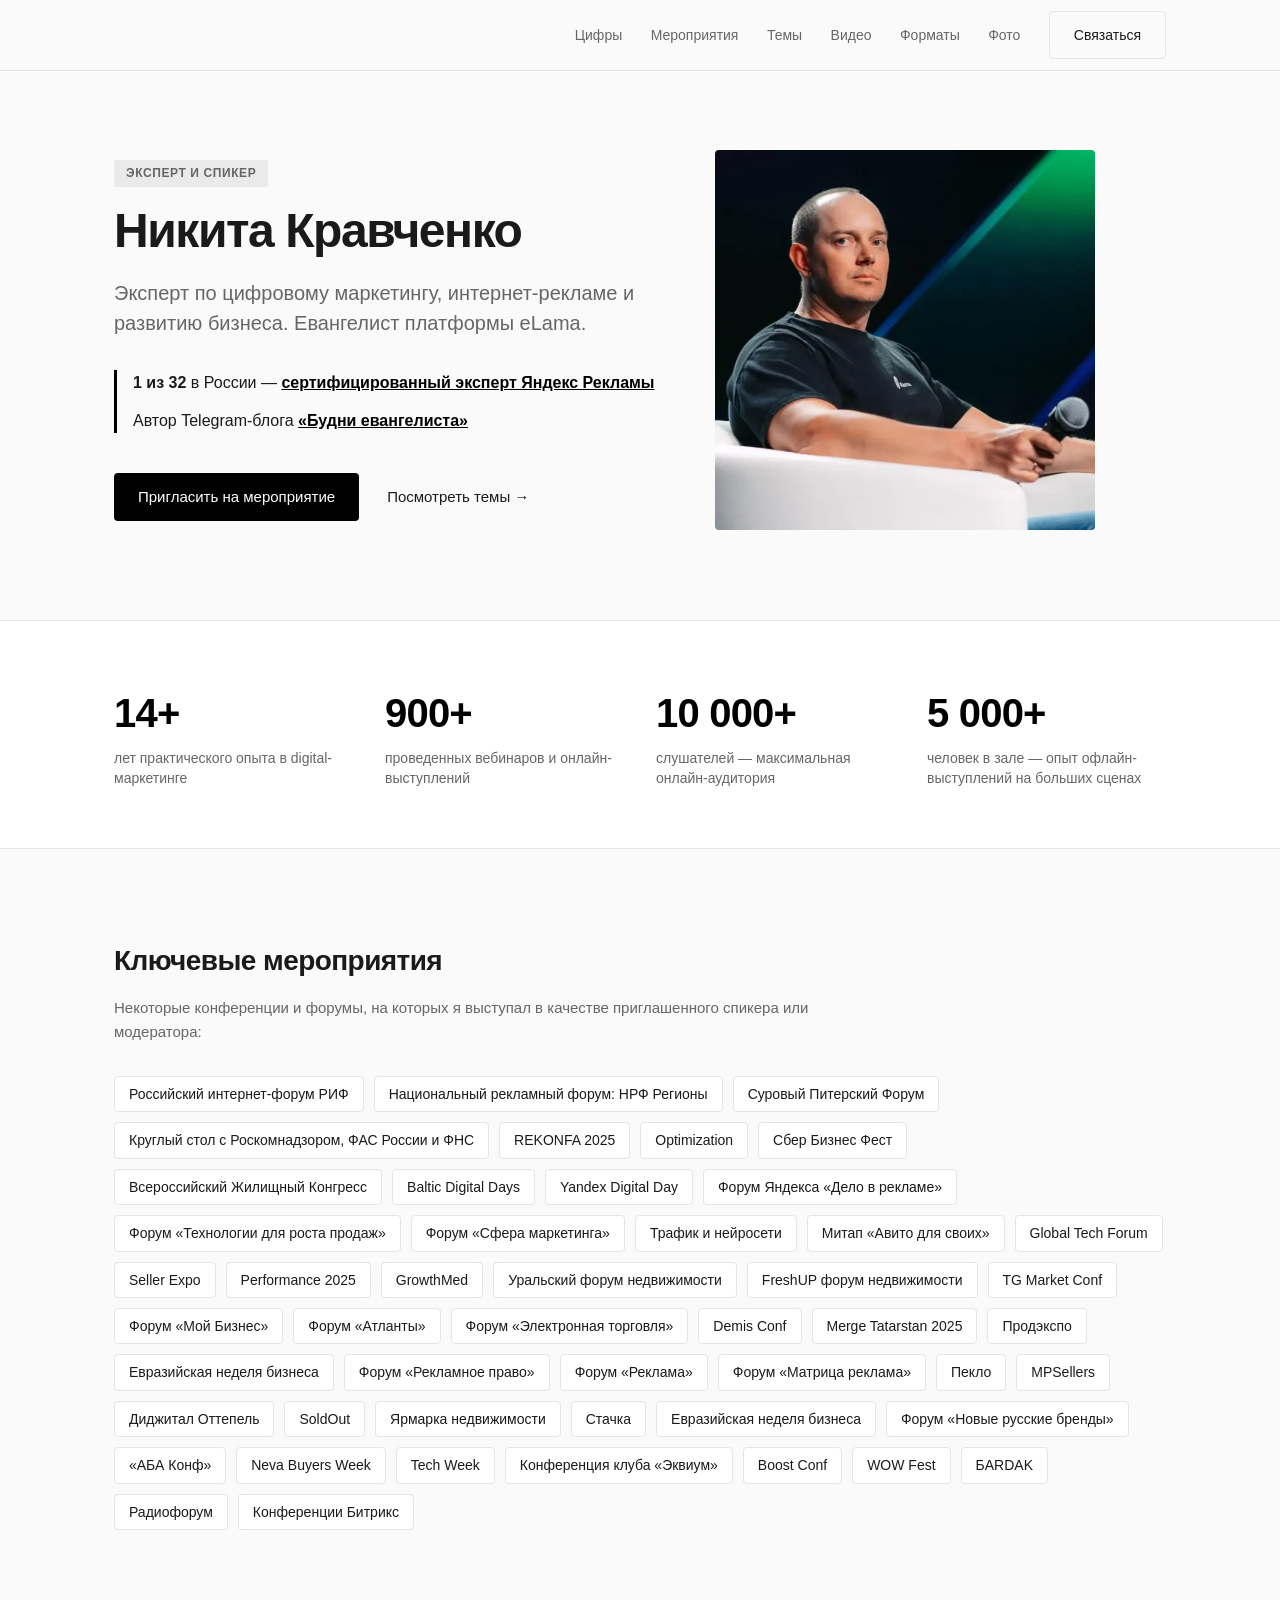
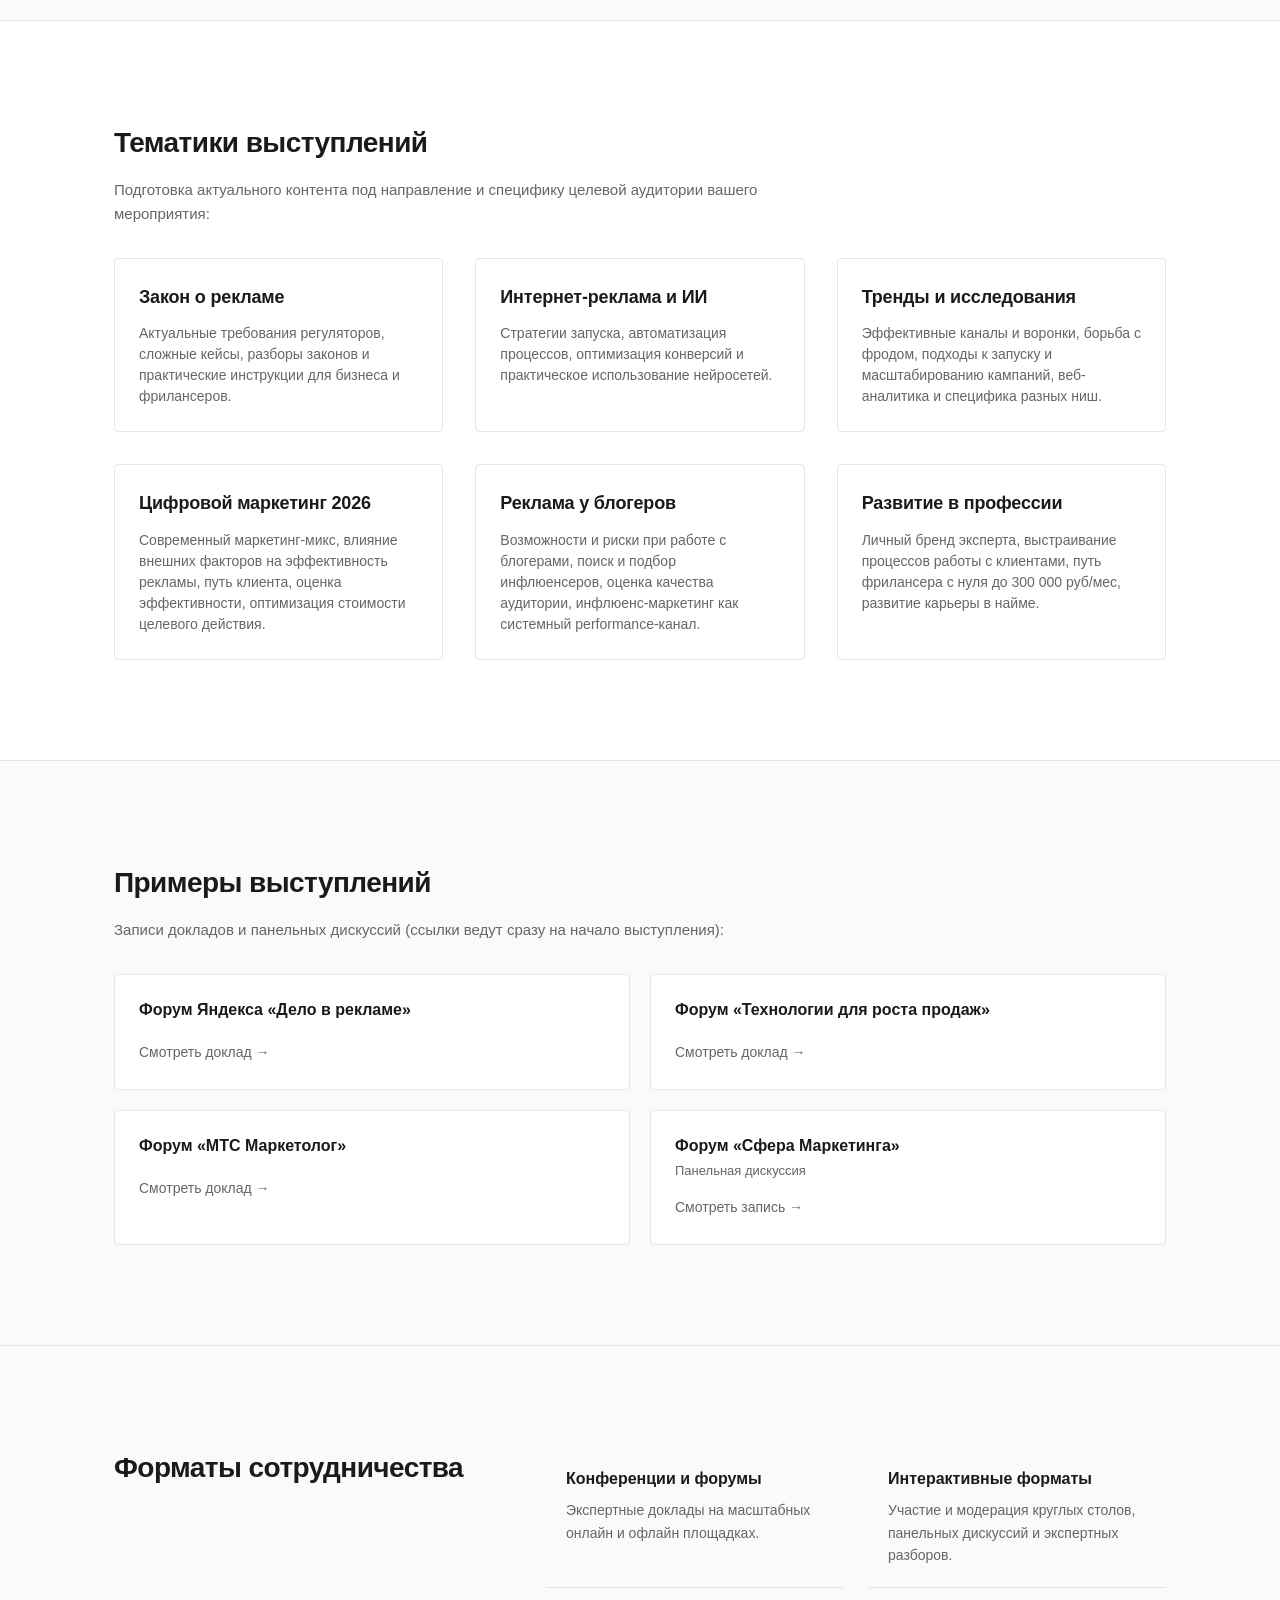
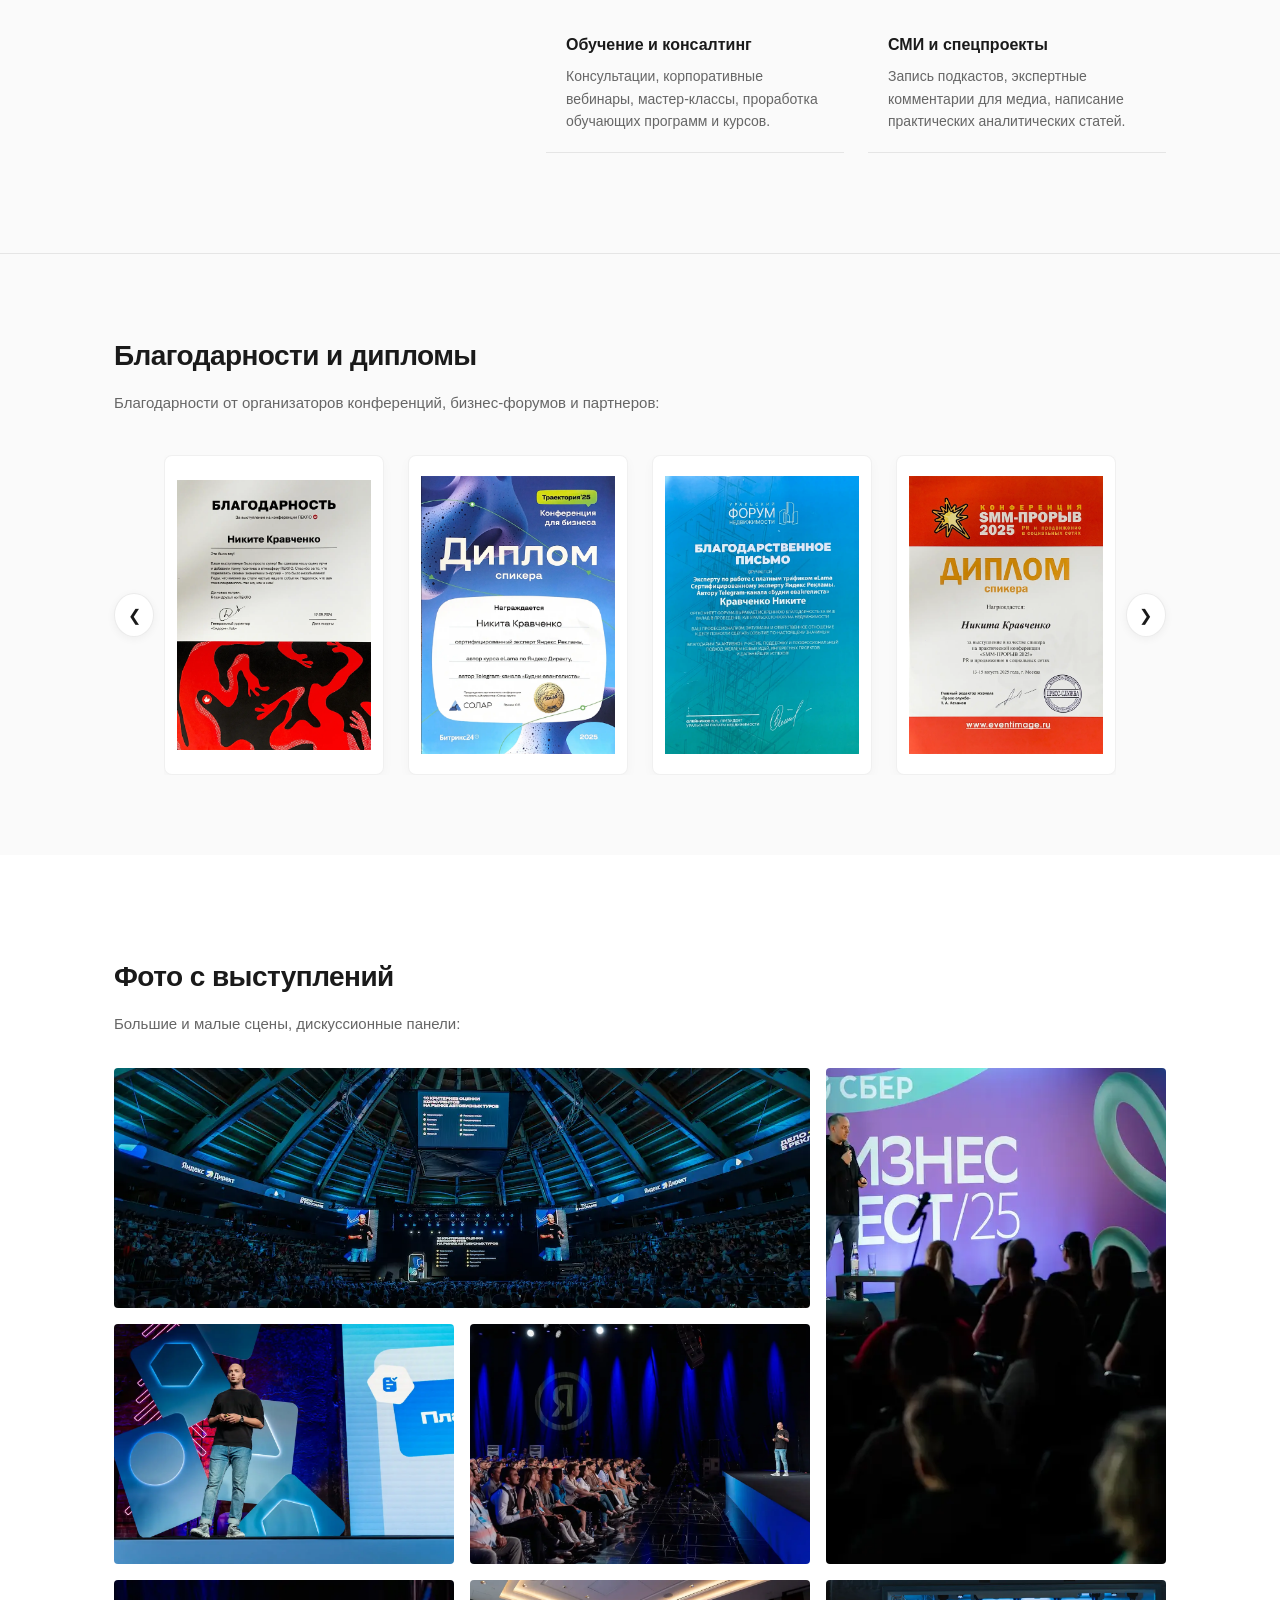
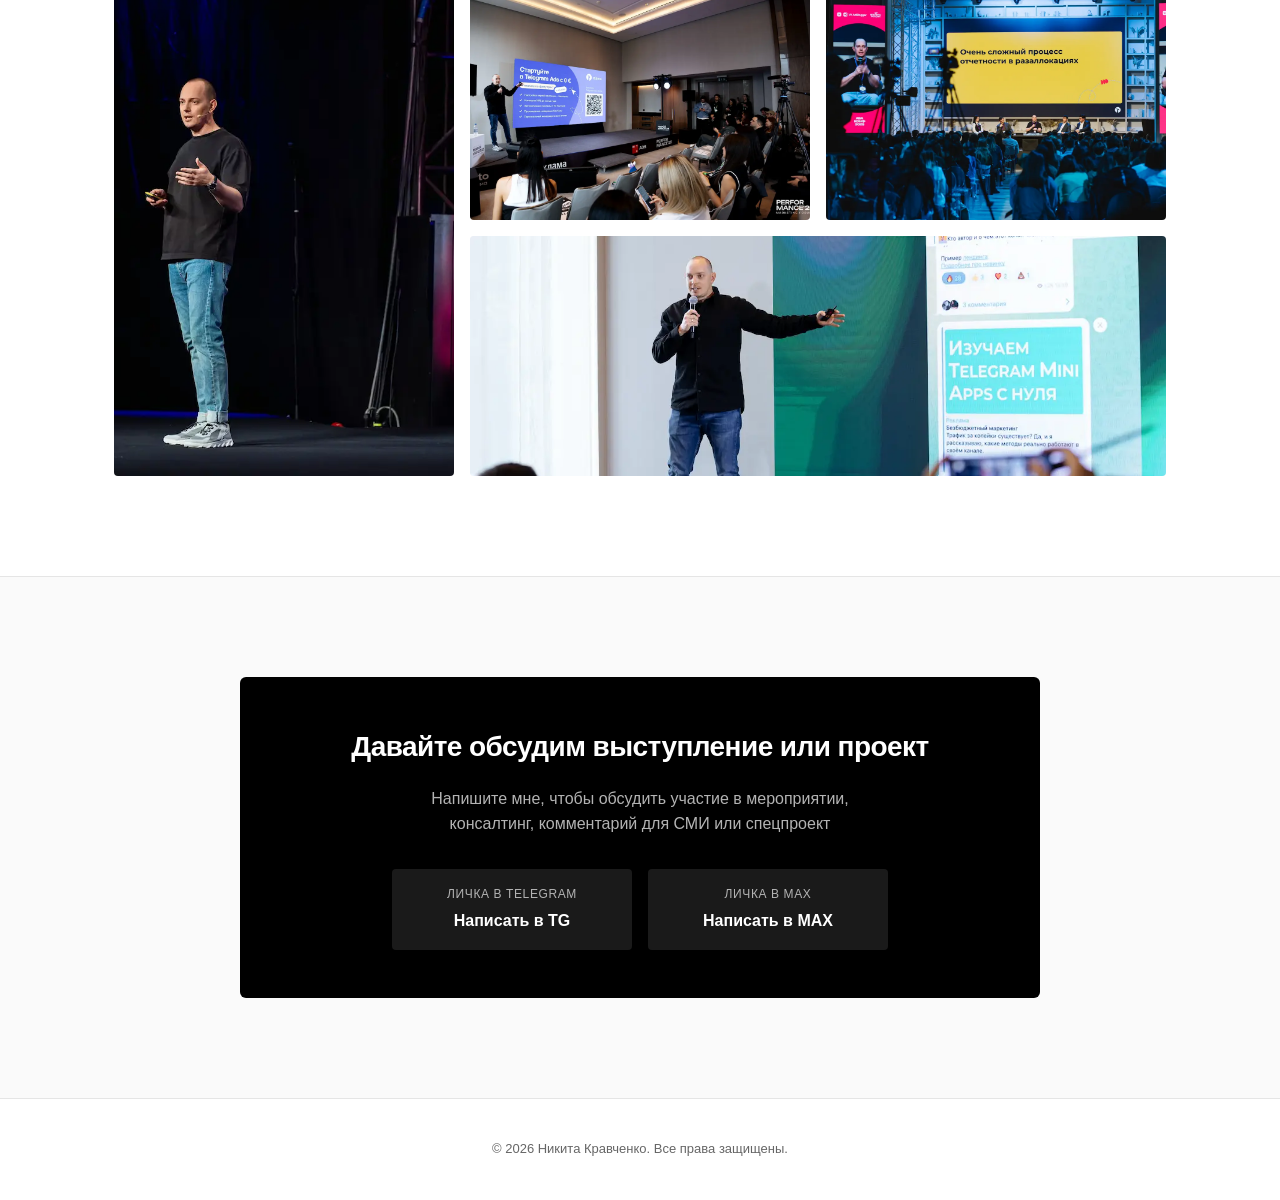
<file: index.html>
<!DOCTYPE html>
<html lang="ru">
<head>
    <meta charset="UTF-8">
    <meta name="viewport" content="width=device-width, initial-scale=1.0">
    <title>Никита Кравченко — эксперт по цифровому маркетингу, интернет-рекламе и развитию бизнеса</title>
    <meta name="description" content="Эксперт по цифровому маркетингу, интернет-рекламе и аналитике. Евангелист платформы eLama. Спикер конференций, преподаватель и консультант.">
    <!-- Подключение файла стилей CSS -->
    <link rel="stylesheet" href="style.css">
    <link rel="canonical" href="https://nikitakravchenko.ru/">
    <link rel="icon" href="/favicon.svg" type="image/svg+xml">

    <meta property="og:title" content="Никита Кравченко — эксперт по цифровому маркетингу, интернет-рекламе и развитию бизнеса">
    <meta property="og:description" content="Эксперт по цифровому маркетингу, интернет-рекламе и развитию бизнеса. Евангелист платформы eLama. Спикер конференций, преподаватель и консультант.">
    <meta property="og:image" content="https://nikitakravchenko.ru/img/nikitakravchenko-og-image.webp">
    <meta property="og:url" content="https://nikitakravchenko.ru/">
    <meta property="og:type" content="website">
    <meta property="og:site_name" content="Никита Кравченко">
    <meta property="og:locale" content="ru_RU">

    <script type="application/ld+json">
{
  "@context": "https://schema.org",
  "@graph": [
    {
      "@type": "Person",
      "@id": "https://nikitakravchenko.ru/#person",
      "name": "Никита Кравченко",
      "url": "https://nikitakravchenko.ru/",
      "image": {
        "@type": "ImageObject",
        "url": "https://nikitakravchenko.ru/img/nikitakravchenko_main.webp"
      },
      "jobTitle": "Эксперт по цифровому маркетингу, интернет-рекламе и аналитике",
      "description": "Эксперт по цифровому маркетингу, интернет-рекламе и аналитике. Евангелист платформы eLama. Спикер конференций, преподаватель и консультант.",
      "worksFor": {
        "@type": "Organization",
        "name": "eLama"
      },
      "knowsAbout": [
        "Цифровой маркетинг",
        "Интернет-реклама",
        "Яндекс Директ",
        "Telegram",
        "Маркетинговая аналитика",
        "Искусственный интеллект в маркетинге",
        "Закон о рекламе",
        "Маркировка интернет-рекламы",
        "Реклама у блогеров"
      ],
      "sameAs": [
        "https://t.me/budni_evangelista"
      ]
    },
    {
      "@type": "WebSite",
      "@id": "https://nikitakravchenko.ru/#website",
      "url": "https://nikitakravchenko.ru/",
      "name": "Никита Кравченко",
      "description": "Официальный сайт Никиты Кравченко — эксперта по цифровому маркетингу, интернет-рекламе и аналитике.",
      "publisher": {
        "@id": "https://nikitakravchenko.ru/#person"
      },
      "inLanguage": "ru-RU"
    }
  ]
}
</script>
    <!-- Google Tag Manager -->
<script>(function(w,d,s,l,i){w[l]=w[l]||[];w[l].push({'gtm.start':
new Date().getTime(),event:'gtm.js'});var f=d.getElementsByTagName(s)[0],
j=d.createElement(s),dl=l!='dataLayer'?'&l='+l:'';j.async=true;j.src=
'https://www.googletagmanager.com/gtm.js?id='+i+dl;f.parentNode.insertBefore(j,f);
})(window,document,'script','dataLayer','GTM-TDLT6PFX');</script>
<!-- End Google Tag Manager -->
</head>
    
<body>

    <!-- Google Tag Manager (noscript) -->
<noscript><iframe src="https://www.googletagmanager.com/ns.html?id=GTM-TDLT6PFX"
height="0" width="0" style="display:none;visibility:hidden"></iframe></noscript>
<!-- End Google Tag Manager (noscript) -->

    <!-- Шапка сайта -->
    <header class="main-header">
        <div class="container header-container">
            <nav class="main-nav">
                <a href="#metrics">Цифры</a>
                <a href="#events">Мероприятия</a>
                <a href="#topics">Темы</a>
                <a href="#video-examples">Видео</a>
                <a href="#formats">Форматы</a>
                <a href="#gallery">Фото</a>
                <a href="#contacts" class="btn btn-secondary">Связаться</a>
            </nav>
        </div>
    </header>

    <!-- Главный экран -->
    <section class="hero-section">
        <div class="container hero-container">
            <div class="hero-content">
                <span class="badge">Эксперт и Спикер</span>
                <h1 class="hero-title">Никита Кравченко</h1>
                <p class="hero-subtitle">Эксперт по цифровому маркетингу, интернет-рекламе и развитию бизнеса. Евангелист платформы eLama.</p>
                <div class="hero-highlights">
    <div class="highlight-item" style="margin-bottom: 12px;">
        <strong>1 из 32</strong> в России — <a href="https://yandex.ru/adv/edu/experts/kravchenko_n" target="_blank" style="color: var(--accent-color); font-weight: 600; text-decoration: underline;">сертифицированный эксперт Яндекс Рекламы</a>
    </div>
    <div class="highlight-item">
        Автор Telegram-блога <a href="https://t.me/budni_evangelista" target="_blank" style="color: var(--accent-color); font-weight: 600; text-decoration: underline;">«Будни евангелиста»</a>
    </div>
</div>
                <div class="hero-actions">
                    <a href="#contacts" class="btn btn-primary">Пригласить на мероприятие</a>
                    <a href="#topics" class="btn btn-link">Посмотреть темы →</a>
                </div>
            </div>
            <div class="hero-image-wrapper">
                <img src="img/nikitakravchenko_main.webp" alt="Никита Кравченко eLama Яндекс" class="hero-image">
            </div>
        </div>
    </section>

    <!-- Блок цифр -->
    <section id="metrics" class="metrics-section">
        <div class="container">
            <div class="metrics-grid">
                <div class="metric-card">
                    <div class="metric-num"><span class="count-up" data-target="14">0</span>+</div>
                    <div class="metric-label">лет практического опыта в digital-маркетинге</div>
                </div>
                <div class="metric-card">
                    <div class="metric-num"><span class="count-up" data-target="900">0</span>+</div>
                    <div class="metric-label">проведенных вебинаров и онлайн-выступлений</div>
                </div>
                <div class="metric-card">
                    <div class="metric-num"><span class="count-up" data-target="10000">0</span>+</div>
                    <div class="metric-label">слушателей — максимальная онлайн-аудитория</div>
                </div>
                <div class="metric-card">
                    <div class="metric-num"><span class="count-up" data-target="5000">0</span>+</div>
                    <div class="metric-label">человек в зале — опыт офлайн-выступлений на больших сценах</div>
                </div>
            </div>
        </div>
    </section>

    <!-- Ключевые мероприятия -->
    <section id="events" class="events-section">
        <div class="container">
            <h2 class="section-title">Ключевые мероприятия</h2>
            <p class="section-subtitle-block">Некоторые конференции и форумы, на которых я выступал в качестве приглашенного спикера или модератора:</p>
            <div class="events-tags-grid">
                <div class="event-tag">Российский интернет-форум РИФ</div>
                <div class="event-tag">Национальный рекламный форум: НРФ Регионы</div>
                <div class="event-tag">Суровый Питерский Форум</div>
                <div class="event-tag">Круглый стол с Роскомнадзором, ФАС России и ФНС</div>
                <div class="event-tag">REKONFA 2025</div>
                <div class="event-tag">Optimization</div>
                <div class="event-tag">Сбер Бизнес Фест</div>
                <div class="event-tag">Всероссийский Жилищный Конгресс</div>
                <div class="event-tag">Baltic Digital Days</div>
                <div class="event-tag">Yandex Digital Day</div>
                <div class="event-tag">Форум Яндекса «Дело в рекламе»</div>
                <div class="event-tag">Форум «Технологии для роста продаж»</div>
                <div class="event-tag">Форум «Сфера маркетинга»</div>
                <div class="event-tag">Трафик и нейросети</div>
                <div class="event-tag">Митап «Авито для своих»</div>
                <div class="event-tag">Global Tech Forum</div>
                <div class="event-tag">Seller Expo</div>
                <div class="event-tag">Performance 2025</div>
                <div class="event-tag">GrowthMed</div>
                <div class="event-tag">Уральский форум недвижимости</div>
                <div class="event-tag">FreshUP форум недвижимости</div>
                <div class="event-tag">TG Market Conf</div>
                <div class="event-tag">Форум «Мой Бизнес»</div>
                <div class="event-tag">Форум «Атланты»</div>
                <div class="event-tag">Форум «Электронная торговля»</div>
                <div class="event-tag">Demis Conf</div>
                <div class="event-tag">Merge Tatarstan 2025</div>
                <div class="event-tag">Продэкспо</div>
                <div class="event-tag">Евразийская неделя бизнеса</div>
                <div class="event-tag">Форум «Рекламное право»</div>
                <div class="event-tag">Форум «Реклама»</div>
                <div class="event-tag">Форум «Матрица реклама»</div>
                <div class="event-tag">Пекло</div>
                <div class="event-tag">MPSellers</div>
                <div class="event-tag">Диджитал Оттепель</div>
                <div class="event-tag">SoldOut</div>
                <div class="event-tag">Ярмарка недвижимости</div>
                <div class="event-tag">Стачка</div>
                <div class="event-tag">Евразийская неделя бизнеса</div>
                <div class="event-tag">Форум «Новые русские бренды»</div>
                <div class="event-tag">«АБА Конф»</div>
                <div class="event-tag">Neva Buyers Week</div>
                <div class="event-tag">Tech Week</div>
                <div class="event-tag">Конференция клуба «Эквиум»</div>
                <div class="event-tag">Boost Conf</div>
                <div class="event-tag">WOW Fest</div>
                <div class="event-tag">БARDAK</div>
                <div class="event-tag">Радиофорум</div>
                <div class="event-tag">Конференции Битрикс</div>
            </div>
        </div>
    </section>

    <!-- Тематики выступлений -->
    <section id="topics" class="topics-section">
        <div class="container">
            <h2 class="section-title">Тематики выступлений</h2>
                <p class="section-subtitle-block">Подготовка актуального контента под направление и специфику целевой аудитории вашего мероприятия:</p>
            <div class="topics-grid">
                <div class="topic-item">
                    <h3>Закон о рекламе</h3>
                    <p>Актуальные требования регуляторов, сложные кейсы, разборы законов и практические инструкции для бизнеса и фрилансеров.</p>
                </div>
                <div class="topic-item">
                    <h3>Интернет-реклама и ИИ</h3>
                    <p>Стратегии запуска, автоматизация процессов, оптимизация конверсий и практическое использование нейросетей.</p>
                </div>
                <div class="topic-item">
                    <h3>Тренды и исследования</h3>
                    <p>Эффективные каналы и воронки, борьба с фродом, подходы к запуску и масштабированию кампаний, веб-аналитика и специфика разных ниш.</p>
                </div>
                <div class="topic-item">
                    <h3>Цифровой маркетинг 2026</h3>
                    <p>Современный маркетинг-микс, влияние внешних факторов на эффективность рекламы, путь клиента, оценка эффективности, оптимизация стоимости целевого действия.</p>
                </div>
                <div class="topic-item">
                    <h3>Реклама у блогеров</h3>
                    <p>Возможности и риски при работе с блогерами, поиск и подбор инфлюенсеров, оценка качества аудитории, инфлюенс-маркетинг как системный performance-канал.</p>
                </div>
                <div class="topic-item">
                    <h3>Развитие в профессии</h3>
                    <p>Личный бренд эксперта, выстраивание процессов работы с клиентами, путь фрилансера с нуля до 300 000 руб/мес, развитие карьеры в найме.</p>
                </div>
            </div>
        </div>
    </section>

    <!-- Примеры выступлений -->
    <section id="video-examples" class="video-section">
        <div class="container">
            <h2 class="section-title">Примеры выступлений</h2>
            <p class="section-subtitle-block">Записи докладов и панельных дискуссий (ссылки ведут сразу на начало выступления):</p>
            
            <div class="video-links-grid">
                <a href="https://www.youtube.com/live/qVUgXNMFZ10?feature=shared&t=9219" target="_blank" class="video-card">
                    <div class="video-card-content">
                        <h4>Форум Яндекса «Дело в рекламе»</h4>
                        <span class="video-card-action">Смотреть доклад →</span>
                    </div>
                </a>
                <a href="https://www.youtube.com/live/kTOk1PJhyQ4?feature=share&t=3995" target="_blank" class="video-card">
                    <div class="video-card-content">
                        <h4>Форум «Технологии для роста продаж»</h4>
                        <span class="video-card-action">Смотреть доклад →</span>
                    </div>
                </a>
                <a href="https://www.youtube.com/live/mvuYcV7vm8k?feature=shared&t=4614" target="_blank" class="video-card">
                    <div class="video-card-content">
                        <h4>Форум «МТС Маркетолог»</h4>
                        <span class="video-card-action">Смотреть доклад →</span>
                    </div>
                </a>
                <a href="https://www.youtube.com/live/akjUfLo7vEk?feature=share&t=10107" target="_blank" class="video-card">
                    <div class="video-card-content">
                        <h4>Форум «Сфера Маркетинга»</h4>
                        <span class="video-card-sub">Панельная дискуссия</span>
                        <span class="video-card-action">Смотреть запись →</span>
                    </div>
                </a>
            </div>
        </div>
    </section>

    <!-- Форматы сотрудничества -->
    <section id="formats" class="formats-section">
        <div class="container">
            <div class="section-layout">
                <div class="section-title-block">
                    <h2 class="section-title">Форматы сотрудничества</h2>
                </div>
                <div class="section-content-block">
                    <div class="formats-list">
                        <div class="format-card">
                            <h4>Конференции и форумы</h4>
                            <p>Экспертные доклады на масштабных онлайн и офлайн площадках.</p>
                        </div>
                        <div class="format-card">
                            <h4>Интерактивные форматы</h4>
                            <p>Участие и модерация круглых столов, панельных дискуссий и экспертных разборов.</p>
                        </div>
                        <div class="format-card">
                            <h4>Обучение и консалтинг</h4>
                            <p>Консультации, корпоративные вебинары, мастер-классы, проработка обучающих программ и курсов.</p>
                        </div>
                        <div class="format-card">
                            <h4>СМИ и спецпроекты</h4>
                            <p>Запись подкастов, экспертные комментарии для медиа, написание практических аналитических статей.</p>
                        </div>
                    </div>
                </div>
            </div>
        </div>
    </section>

    <section id="awards" class="awards-section">
        <div class="container">
            <h2 class="section-title">Благодарности и дипломы</h2>
            <p class="section-subtitle-block">Благодарности от организаторов конференций, бизнес-форумов и партнеров:</p>
            
            <div class="slider-wrapper">
                <button class="slider-btn prev-btn" aria-label="Назад">&#10094;</button>
                
                <div class="slider-container">
                    <div class="slider-track">
                        <div class="award-card gallery-item">
                            <img src="img/nikitakravchenko36.webp" alt="Грамота Никите Кравченко">
                        </div>
                        <div class="award-card gallery-item">
                            <img src="img/nikitakravchenko37.webp" alt="Благодарность за доклад Никите Кравченко">
                        </div>
                        <div class="award-card gallery-item">
                            <img src="img/nikitakravchenko38.webp" alt="Благодарность за участие в конференции Никите Кравченко">
                        </div>
                        <div class="award-card gallery-item">
                            <img src="img/nikitakravchenko39.webp" alt="Благодарность от организаторов конференции Никите Кравченко">
                        </div>
                        <div class="award-card gallery-item">
                            <img src="img/nikitakravchenko40.webp" alt="Благодарность от организаторов форума Никите Кравченко">
                        </div>
                        <div class="award-card gallery-item">
                            <img src="img/nikitakravchenko41.webp" alt="Благодарственная грамота Никите Кравченко">
                        </div>
                        <div class="award-card gallery-item">
                            <img src="img/nikitakravchenko30.webp" alt="Благодарственное Никите Кравченко от Сурового">
                        </div>
                        <div class="award-card gallery-item">
                            <img src="img/nikitakravchenko31.webp" alt="Благодарность за выступление Никите Кравченко">
                        </div>
                        <div class="award-card gallery-item">
                            <img src="img/nikitakravchenko32.webp" alt="Благодарность Никите Кравченко">
                        </div>
                        <div class="award-card gallery-item">
                            <img src="img/nikitakravchenko33.webp" alt="Благодарственное письмо Никите Кравченко">
                        </div>
                        <div class="award-card gallery-item">
                            <img src="img/nikitakravchenko34.webp" alt="Диплом Никите Кравченко eLama">
                        </div>
                        <div class="award-card gallery-item">
                            <img src="img/nikitakravchenko35.webp" alt="Благодарность спикеру Никите Кравченко">
                        </div>
                    </div>
                </div>
                
                <button class="slider-btn next-btn" aria-label="Вперед">&#10095;</button>
            </div>
        </div>
    </section>

    <!-- Секция Фотографий с мероприятий -->
    <section id="gallery" class="gallery-section">
        <div class="container">
            <h2 class="section-title">Фото с выступлений</h2>
            <p class="section-subtitle-block">Большие и малые сцены, дискуссионные панели:</p>
            
            <div class="gallery-grid">
                <div class="gallery-item item-wide">
                    <img src="img/nikitakravchenko1.webp" alt="Никита Кравченко на форуме Дело в рекламе">
                </div>
                <div class="gallery-item item-tall">
                    <img src="img/nikitakravchenko2.webp" alt="Никита Кравченко eLama на форуме Сбера">
                </div>
                <div class="gallery-item">
                    <img src="img/nikitakravchenko3.webp" alt="Эксперт Никита Кравченко на конференции Яндекса">
                </div>
                <div class="gallery-item">
                    <img src="img/nikitakravchenko4.webp" alt="Никита Кравченко контекстная реклама">
                </div>
                <div class="gallery-item item-tall">
                    <img src="img/nikitakravchenko5.webp" alt="Никита Кравченко — спикер">
                </div>
                <div class="gallery-item">
                    <img src="img/nikitakravchenko10.webp" alt="Выступление Никиты Кравченко">
                </div>
                <div class="gallery-item">
                    <img src="img/nikitakravchenko15.webp" alt="Никита Кравченко из eLama на конференции АБА">
                </div>
                <div class="gallery-item item-wide">
                    <img src="img/nikitakravchenko8.webp" alt="Никита Кравченко экперт eLama на конференции Performance 2025">
                </div>
            </div>
        </div>
    </section>

    <!-- Контакты -->
    <section id="contacts" class="contacts-section">
        <div class="container">
            <div class="contacts-card">
                <h2 class="section-title">Давайте обсудим выступление или проект</h2>
                <p class="contacts-text">Напишите мне, чтобы обсудить участие в мероприятии, консалтинг, комментарий для СМИ или спецпроект</p>
                
                <div class="channels">
                    <a href="https://telegram.me/nikita_kravchenko_elama" target="_blank" class="channel-link telegram-personal">
                        <span class="channel-title">Личка в Telegram</span>
                        <span class="channel-handle">Написать в TG</span>
                    </a>
                    <a href="https://max.ru/u/f9LHodD0cOLKSUKV1jlhR2jkS433290NDMUMv-qPpM7ZyjYUj0IXsLSbuqo" target="_blank" class="channel-link telegram-personal">
                        <span class="channel-title">Личка в MAX</span>
                        <span class="channel-handle">Написать в MAX</span>
                    </a>
                </div>
            </div>
        </div>
    </section>

    <!-- Подвал -->
    <footer class="main-footer">
        <div class="container footer-container">
            <p>&copy; 2026 Никита Кравченко. Все права защищены.</p>
        </div>
    </footer>

    <!-- Модальное окно для просмотра фото -->
    <div id="gallery-modal" class="modal">
        <span class="modal-close">&times;</span>
        <img class="modal-content" id="modal-img" alt="Увеличенное фото">
    </div>

    <!-- Подключение файла логики JavaScript -->
    <script src="script.js"></script>
</body>
</html>
</file>
<file: style.css>
/* ===== Общие стили и Переменные ===== */
:root {
    --bg-color: #fafafa;
    --text-color: #1a1a1a;
    --text-secondary: #666666;
    --accent-color: #000000;
    --border-color: #e5e5e5;
    --card-bg: #ffffff;
    --max-width: 1100px;
}

* {
    box-sizing: border-box;
    margin: 0;
    padding: 0;
}

html {
    scroll-behavior: smooth;
    font-family: -apple-system, BlinkMacSystemFont, "Segoe UI", Roboto, Helvetica, Arial, sans-serif;
    background-color: var(--bg-color);
    color: var(--text-color);
    line-height: 1.6;
}

body {
    overflow-x: hidden;
}

.container {
    width: 100%;
    max-width: var(--max-width);
    margin: 0 auto;
    padding: 0 24px;
}

/* ===== Общий стиль для подзаголовков всех секций ===== */
.section-subtitle-block {
    font-size: 15px !important;
    color: #666666 !important;
    margin-bottom: 32px !important;
    max-width: 700px;
    line-height: 1.6;
}

/* ===== Кнопки и Компоненты ===== */
.btn {
    display: inline-block;
    padding: 12px 24px;
    font-weight: 500;
    font-size: 15px;
    text-decoration: none;
    border-radius: 4px;
    transition: background-color 0.2s ease, color 0.2s ease;
    cursor: pointer;
}

.btn-primary {
    background-color: var(--accent-color);
    color: #ffffff;
}

.btn-primary:hover {
    background-color: #333333;
}

.btn-secondary {
    background-color: transparent;
    color: var(--text-color);
    border: 1px solid var(--border-color);
}

.btn-secondary:hover {
    background-color: #f0f0f0;
}

.btn-link {
    color: var(--text-color);
    background: transparent;
    padding: 12px 16px;
}

.btn-link:hover {
    text-decoration: underline;
}

.badge {
    display: inline-block;
    padding: 4px 12px;
    background-color: #eaeaea;
    color: var(--text-secondary);
    font-size: 12px;
    font-weight: 600;
    text-transform: uppercase;
    letter-spacing: 0.05em;
    border-radius: 2px;
    margin-bottom: 16px;
}

/* ===== Шапка сайта ===== */
.main-header {
    background-color: rgba(250, 250, 250, 0.8);
    backdrop-filter: blur(8px);
    border-bottom: 1px solid var(--border-color);
    position: fixed;
    top: 0;
    left: 0;
    width: 100%;
    z-index: 100;
}

.header-container {
    height: 70px;
    display: flex;
    justify-content: flex-end;
    align-items: center;
}

.main-nav a {
    color: var(--text-secondary);
    text-decoration: none;
    font-size: 14px;
    margin-left: 24px;
    transition: color 0.2s ease;
}

.main-nav a:hover {
    color: var(--text-color);
}

.main-nav a.btn-secondary {
    color: var(--text-color);
}

/* ===== Секция Hero ===== */
.hero-section {
    padding-top: 150px;
    padding-bottom: 90px;
    border-bottom: 1px solid var(--border-color);
}

.hero-container {
    display: flex;
    flex-direction: column-reverse;
    gap: 40px;
    align-items: center;
}

@media (min-width: 768px) {
    .hero-container {
        display: grid;
        grid-template-columns: 1.2fr 1fr;
        gap: 60px;
        align-items: center;
    }
}

.hero-content {
    width: 100%;
}

.hero-title {
    font-size: 48px;
    font-weight: 800;
    letter-spacing: -0.03em;
    line-height: 1.15;
    margin-bottom: 20px;
}

.hero-subtitle {
    font-size: 20px;
    color: var(--text-secondary);
    line-height: 1.5;
    margin-bottom: 32px;
}

.hero-highlights {
    margin-bottom: 40px;
    padding-left: 16px;
    border-left: 3px solid var(--accent-color);
}

.hero-highlights .highlight-item {
    font-size: 16px;
    color: var(--text-color);
}

.hero-actions {
    display: flex;
    align-items: center;
    gap: 12px;
}

.hero-image-wrapper {
    width: 100%;
    max-width: 380px;
    display: flex;
    justify-content: center;
}

.hero-image {
    width: 100%;
    height: auto;
    object-fit: cover;
    border-radius: 4px;
    transition: transform 0.3s ease;
}

.hero-image:hover {
    transform: scale(1.02);
}

/* ===== Секция Цифр ===== */
.metrics-section {
    padding: 60px 0;
    background-color: var(--card-bg);
    border-bottom: 1px solid var(--border-color);
}

.metrics-grid {
    display: grid;
    grid-template-columns: repeat(auto-fit, minmax(200px, 1fr));
    gap: 32px;
}

.metric-card {
    text-align: left;
}

.metric-num {
    font-size: 40px;
    font-weight: 700;
    letter-spacing: -0.02em;
    color: var(--accent-color);
    margin-bottom: 4px;
}

.metric-label {
    font-size: 14px;
    color: var(--text-secondary);
    line-height: 1.4;
}

/* ===== Секция Мероприятий ===== */
.events-section {
    padding: 90px 0;
    border-bottom: 1px solid var(--border-color);
}

.events-tags-grid {
    display: flex;
    flex-wrap: wrap;
    gap: 10px;
}

.event-tag {
    background-color: var(--card-bg);
    border: 1px solid var(--border-color);
    padding: 6px 14px;
    font-size: 14px;
    font-weight: 500;
    color: var(--text-color);
    border-radius: 4px;
    transition: background-color 0.2s ease, border-color 0.2s ease;
}

.event-tag:hover {
    background-color: #f1f1f1;
    border-color: #b3b3b3;
    cursor: default;
}

/* ===== Заголовки ===== */
.section-title {
    font-size: 28px;
    font-weight: 700;
    letter-spacing: -0.02em;
    margin-bottom: 12px;
}

/* ===== Секция Тем выступлений ===== */
.topics-section {
    padding: 100px 0;
    background-color: var(--card-bg);
    border-bottom: 1px solid var(--border-color);
}

.topics-grid {
    display: grid;
    grid-template-columns: repeat(auto-fit, minmax(300px, 1fr));
    gap: 32px;
}

.topic-item {
    padding: 24px;
    border: 1px solid var(--border-color);
    border-radius: 4px;
    transition: transform 0.2s ease, border-color 0.2s ease;
}

.topic-item:hover {
    border-color: #b3b3b3;
}

.topic-icon {
    font-weight: bold;
    font-size: 18px;
    color: var(--text-secondary);
    margin-bottom: 16px;
}

.topic-item h3 {
    font-size: 18px;
    font-weight: 600;
    margin-bottom: 12px;
    letter-spacing: -0.01em;
}

.topic-item p {
    font-size: 14px;
    color: var(--text-secondary);
    line-height: 1.5;
}

/* ===== Секция Примеров выступлений ===== */
.video-section {
    padding: 100px 0;
    border-bottom: 1px solid var(--border-color);
}

.video-links-grid {
    display: grid;
    grid-template-columns: 1fr;
    gap: 20px;
}

@media (min-width: 640px) {
    .video-links-grid {
        grid-template-columns: repeat(2, 1fr);
    }
}

.video-card {
    display: block;
    background-color: var(--card-bg);
    border: 1px solid var(--border-color);
    padding: 24px;
    border-radius: 4px;
    text-decoration: none;
    color: var(--text-color);
    transition: border-color 0.2s ease, background-color 0.2s ease;
}

.video-card:hover {
    border-color: #b3b3b3;
    background-color: #fcfcfc;
}

.video-card h4 {
    font-size: 16px;
    font-weight: 600;
    margin-bottom: 4px;
    line-height: 1.4;
}

.video-card-sub {
    display: block;
    font-size: 13px;
    color: var(--text-secondary);
    margin-bottom: 12px;
}

.video-card h4 + .video-card-action {
    margin-top: 16px;
}

.video-card-action {
    display: inline-block;
    font-size: 14px;
    font-weight: 500;
    color: var(--text-secondary);
    transition: color 0.2s ease;
}

.video-card:hover .video-card-action {
    color: var(--accent-color);
    text-decoration: underline;
}

/* ===== Форматы работы ===== */
.formats-section {
    padding: 100px 0;
    border-bottom: 1px solid var(--border-color);
}

.section-layout {
    display: grid;
    grid-template-columns: 1fr;
    gap: 40px;
}

@media (min-width: 768px) {
    .section-layout {
        grid-template-columns: 3fr 5fr;
        gap: 60px;
    }
}

.formats-list {
    display: grid;
    grid-template-columns: 1fr;
    gap: 24px;
}

@media (min-width: 480px) {
    .formats-list {
        grid-template-columns: repeat(2, 1fr);
    }
}

.format-card {
    padding: 20px;
    border-bottom: 1px solid var(--border-color);
}

.format-card h4 {
    font-size: 16px;
    font-weight: 600;
    margin-bottom: 8px;
}

.format-card p {
    font-size: 14px;
    color: var(--text-secondary);
    margin-bottom: 0;
}

/* ===== Секция Галереи ===== */
.gallery-section {
    padding: 100px 0;
    background-color: var(--card-bg);
    border-bottom: 1px solid var(--border-color);
}

.gallery-grid {
    display: grid;
    grid-template-columns: repeat(2, 1fr);
    gap: 16px;
}

@media (min-width: 768px) {
    .gallery-grid {
        grid-template-columns: repeat(3, 1fr);
        grid-auto-rows: 240px;
    }
}

.gallery-item {
    overflow: hidden;
    border-radius: 4px;
    position: relative;
    background-color: #f5f5f5;
    cursor: pointer;
}

.gallery-item img {
    width: 100%;
    height: 100%;
    object-fit: cover;
    display: block;
    transition: transform 0.5s cubic-bezier(0.25, 1, 0.5, 1), opacity 0.4s ease, filter 0.4s ease;
}

@media (min-width: 768px) {
    .gallery-item.item-wide {
        grid-column: span 2;
    }
    .gallery-item.item-tall {
        grid-row: span 2;
    }
}

.gallery-grid:hover .gallery-item:not(:hover) img {
    opacity: 0.6;
    filter: grayscale(15%);
}

.gallery-item:hover img {
    transform: scale(1.03);
    opacity: 1 !important;
    filter: grayscale(0%) !important;
}

/* ===== Попап галереи ===== */
.modal {
    display: none; 
    position: fixed; 
    z-index: 1000; 
    padding-top: 60px; 
    left: 0;
    top: 0;
    width: 100%; 
    height: 100%; 
    overflow: auto; 
    background-color: rgba(26, 26, 26, 0.9); 
    backdrop-filter: blur(8px);
    opacity: 0;
    transition: opacity 0.3s ease;
}

.modal.show {
    display: flex;
    align-items: center;
    justify-content: center;
    opacity: 1;
}

.modal-content {
    margin: auto;
    display: block;
    width: auto;
    max-width: 90%;
    max-height: 85vh;
    border-radius: 4px;
    box-shadow: 0 10px 30px rgba(0,0,0,0.5);
    transform: scale(0.95);
    transition: transform 0.3s ease;
}

.modal.show .modal-content {
    transform: scale(1);
}

.modal-close {
    position: absolute;
    top: 20px;
    right: 35px;
    color: #ffffff;
    font-size: 40px;
    font-weight: 300;
    transition: color 0.2s ease;
    cursor: pointer;
    user-select: none;
    z-index: 1001;
}

.modal-close:hover {
    color: #b3b3b3;
}

/* ===== Секция Контактов ===== */
.contacts-section {
    padding: 100px 0;
}

.contacts-card {
    background-color: var(--accent-color);
    color: #ffffff;
    padding: 48px;
    border-radius: 6px;
    text-align: center;
    max-width: 800px;
    margin: 0 auto;
}

.contacts-card .section-title {
    color: #ffffff;
    margin-bottom: 16px;
}

.contacts-text {
    font-size: 16px;
    color: #b3b3b3;
    max-width: 500px;
    margin: 0 auto 32px auto;
}

.channels {
    display: flex;
    flex-direction: column;
    align-items: center;
    gap: 16px;
}

@media (min-width: 580px) {
    .channels {
        flex-direction: row;
        justify-content: center;
    }
}

.channel-link {
    display: flex;
    flex-direction: column;
    align-items: center;
    justify-content: center;
    background-color: rgba(255, 255, 255, 0.1);
    padding: 16px 32px;
    border-radius: 4px;
    text-decoration: none;
    min-width: 240px;
    transition: background-color 0.2s ease;
}

.channel-link:hover {
    background-color: rgba(255, 255, 255, 0.18);
}

.channel-title {
    font-size: 12px;
    text-transform: uppercase;
    letter-spacing: 0.05em;
    color: #b3b3b3;
    margin-bottom: 4px;
}

.channel-handle {
    font-size: 16px;
    font-weight: 600;
    color: #ffffff;
}

/* ===== Подвал ===== */
.main-footer {
    padding: 40px 0;
    border-top: 1px solid var(--border-color);
    background-color: var(--card-bg);
}

.footer-container {
    text-align: center;
    font-size: 13px;
    color: var(--text-secondary);
}

/* ===== Адаптивность ===== */
@media (max-width: 767px) {
    .main-nav {
        display: none;
    }
    .hero-title {
        font-size: 36px;
    }
    .hero-subtitle {
        font-size: 18px;
    }
    .hero-section {
        padding-top: 100px;
        padding-bottom: 60px;
    }
    .hero-image-wrapper {
        max-width: 280px;
    }
    .formats-section, .contacts-section, .events-section, .video-section, .gallery-section {
        padding: 60px 0;
    }
    .contacts-card {
        padding: 32px 20px;
    }
    .modal-content {
        max-width: 95%;
    }
    .modal-close {
        top: 15px;
        right: 20px;
        font-size: 35px;
    }
}
/* Секция благодарностей */
.awards-section {
    padding: 80px 0;
    background-color: var(--bg-color); /* подстроится под твой текущий фон */
}

.slider-wrapper {
    position: relative;
    display: flex;
    align-items: center;
    justify-content: center;
    margin-top: 40px;
}

.slider-container {
    overflow: hidden;
    width: 100%;
    margin: 0 10px;
}

.slider-track {
    display: flex;
    gap: 24px;
    transition: transform 0.4s ease-in-out;
    will-change: transform;
}

/* Карточка бланка А4 */
.award-card {
    flex: 0 0 calc(25% - 18px); /* 4 карточки на десктопе с учетом gap */
    min-width: 220px;
    height: 320px; /* Фиксированная высота для аккуратной линии */
    background: #ffffff;
    border: 1px solid rgba(0, 0, 0, 0.06);
    border-radius: 8px;
    padding: 12px;
    box-shadow: 0 4px 12px rgba(0, 0, 0, 0.03);
    cursor: pointer;
    transition: transform 0.3s ease, box-shadow 0.3s ease;
    display: flex;
    align-items: center;
    justify-content: center;
}

.award-card:hover {
    transform: translateY(-4px);
    box-shadow: 0 12px 24px rgba(0, 0, 0, 0.08);
}

.award-card img {
    width: 100%;
    height: 100%;
    object-fit: contain; /* Спасает разноформатные А4 от искажений */
    border-radius: 4px;
}

/* Кнопки управления */
.slider-btn {
    background: #ffffff;
    border: 1px solid rgba(0, 0, 0, 0.08);
    color: var(--text-color);
    width: 44px;
    height: 44px;
    border-radius: 50%;
    cursor: pointer;
    display: flex;
    align-items: center;
    justify-content: center;
    font-size: 16px;
    box-shadow: 0 2px 8px rgba(0, 0, 0, 0.05);
    transition: all 0.2s ease;
    z-index: 10;
    user-select: none;
}

.slider-btn:hover {
    background: var(--accent-color);
    color: #ffffff;
    border-color: var(--accent-color);
}

/* Адаптивность под смартфоны */
@media (max-width: 1024px) {
    .award-card {
        flex: 0 0 calc(33.333% - 16px); /* 3 карточки на планшетах */
    }
}

@media (max-width: 768px) {
    .award-card {
        flex: 0 0 calc(50% - 12px); /* 2 карточки на крупных мобильных */
    }
    .slider-btn {
        display: none; /* на телефонах проще скроллить пальцем */
    }
    .slider-container {
        overflow-x: auto; /* нативный свайп пальцем на мобилках */
        scroll-snap-type: x mandatory;
        padding-bottom: 15px;
    }
    .award-card {
        scroll-snap-align: start;
    }
}
</file>
